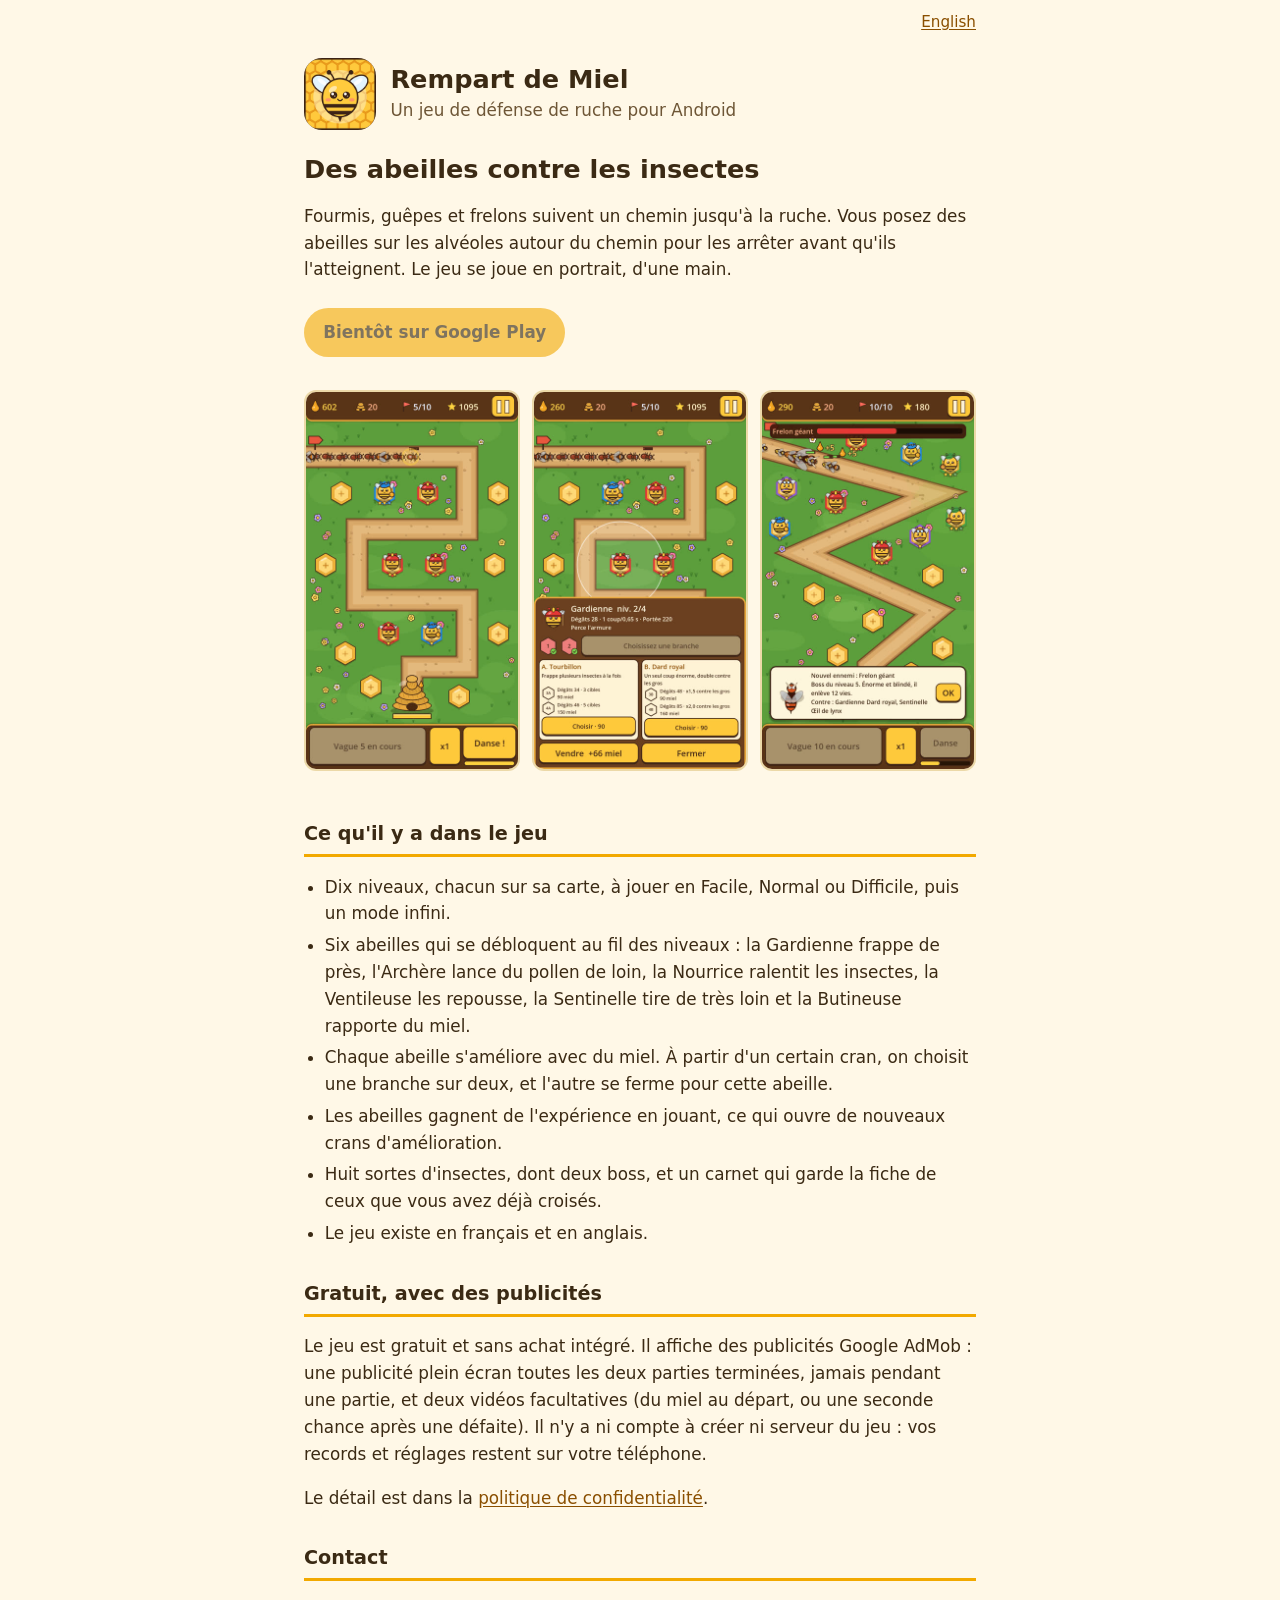
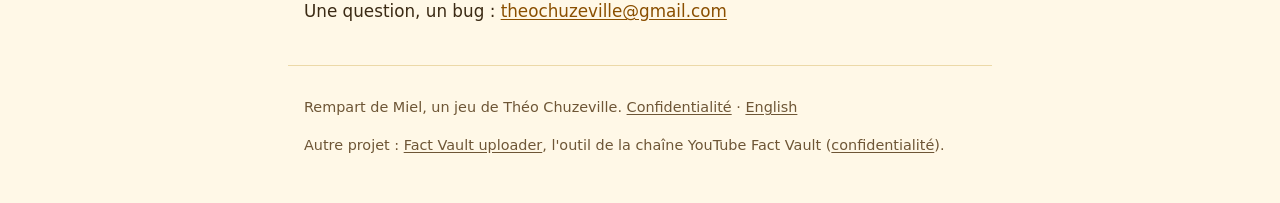
<file: index.html>
<!doctype html>
<html lang="fr">
<head>
<meta charset="utf-8">
<meta name="viewport" content="width=device-width, initial-scale=1">
<title>Rempart de Miel</title>
<meta name="description" content="Rempart de Miel, un jeu de défense de ruche pour Android : posez des abeilles sur les alvéoles pour arrêter les insectes.">
<link rel="stylesheet" href="style.css">
<link rel="icon" href="images/icone.png">
<link rel="alternate" hreflang="en" href="en/">
</head>
<body>
<nav class="langues"><a href="en/" hreflang="en" lang="en">English</a></nav>
<header>
  <img src="images/icone.png" alt="" width="72" height="72">
  <div>
    <p class="titre">Rempart de Miel</p>
    <p class="sous-titre">Un jeu de défense de ruche pour Android</p>
  </div>
</header>
<main>
  <h1>Des abeilles contre les insectes</h1>
  <p>Fourmis, guêpes et frelons suivent un chemin jusqu'à la ruche. Vous posez des abeilles sur les alvéoles autour du chemin pour les arrêter avant qu'ils l'atteignent. Le jeu se joue en portrait, d'une main.</p>

  <!-- LIEN PLAY STORE À COMPLÉTER : remplacer le paragraphe ci-dessous par
       <a class="bouton" href="https://play.google.com/store/apps/details?id=com.theochuzeville.rempartdemiel">Télécharger sur Google Play</a>
       une fois le jeu publié. -->
  <p><span class="bouton inactif">Bientôt sur Google Play</span></p>

  <div class="captures">
    <img src="images/06-partie.jpg" alt="Une partie : des fourmis avancent sur le chemin, des abeilles les attendent sur les alvéoles" width="432" height="768" loading="lazy">
    <img src="images/08-arbre-choix.jpg" alt="La fiche d'amélioration d'une abeille, avec ses deux branches au choix" width="432" height="768" loading="lazy">
    <img src="images/16-boss.jpg" alt="L'arrivée d'un boss, avec sa barre de vie en haut de l'écran" width="432" height="768" loading="lazy">
  </div>

  <h2>Ce qu'il y a dans le jeu</h2>
  <ul>
    <li>Dix niveaux, chacun sur sa carte, à jouer en Facile, Normal ou Difficile, puis un mode infini.</li>
    <li>Six abeilles qui se débloquent au fil des niveaux : la Gardienne frappe de près, l'Archère lance du pollen de loin, la Nourrice ralentit les insectes, la Ventileuse les repousse, la Sentinelle tire de très loin et la Butineuse rapporte du miel.</li>
    <li>Chaque abeille s'améliore avec du miel. À partir d'un certain cran, on choisit une branche sur deux, et l'autre se ferme pour cette abeille.</li>
    <li>Les abeilles gagnent de l'expérience en jouant, ce qui ouvre de nouveaux crans d'amélioration.</li>
    <li>Huit sortes d'insectes, dont deux boss, et un carnet qui garde la fiche de ceux que vous avez déjà croisés.</li>
    <li>Le jeu existe en français et en anglais.</li>
  </ul>

  <h2>Gratuit, avec des publicités</h2>
  <p>Le jeu est gratuit et sans achat intégré. Il affiche des publicités Google AdMob : une publicité plein écran toutes les deux parties terminées, jamais pendant une partie, et deux vidéos facultatives (du miel au départ, ou une seconde chance après une défaite). Il n'y a ni compte à créer ni serveur du jeu : vos records et réglages restent sur votre téléphone.</p>
  <p>Le détail est dans la <a href="confidentialite.html">politique de confidentialité</a>.</p>

  <h2>Contact</h2>
  <p>Une question, un bug : <a href="mailto:theochuzeville@gmail.com">theochuzeville@gmail.com</a></p>
</main>
<footer>
  <p>Rempart de Miel, un jeu de Théo Chuzeville. <a href="confidentialite.html">Confidentialité</a> · <a href="en/" hreflang="en" lang="en">English</a></p>
  <p>Autre projet : <a href="fact-vault/">Fact Vault uploader</a>, l'outil de la chaîne YouTube Fact Vault (<a href="fact-vault/privacy.html#fr">confidentialité</a>).</p>
</footer>
</body>
</html>
</file>
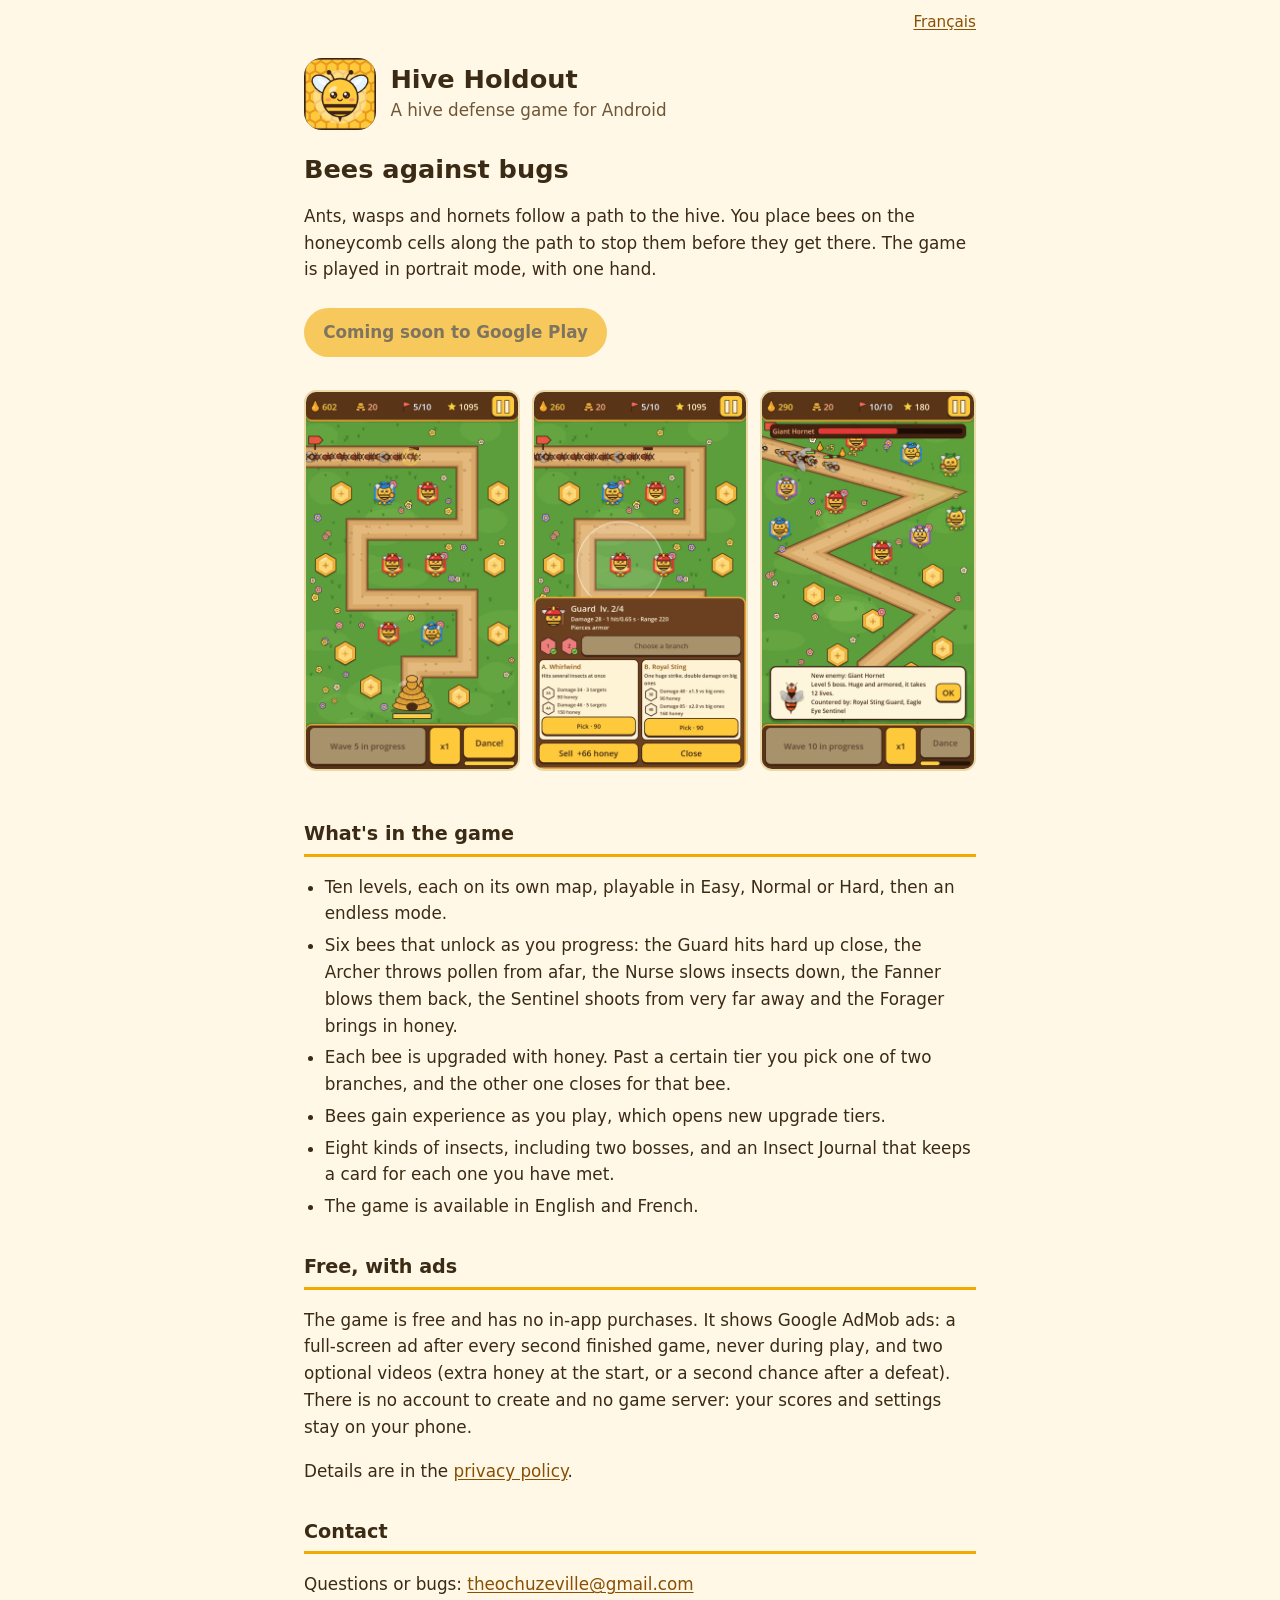
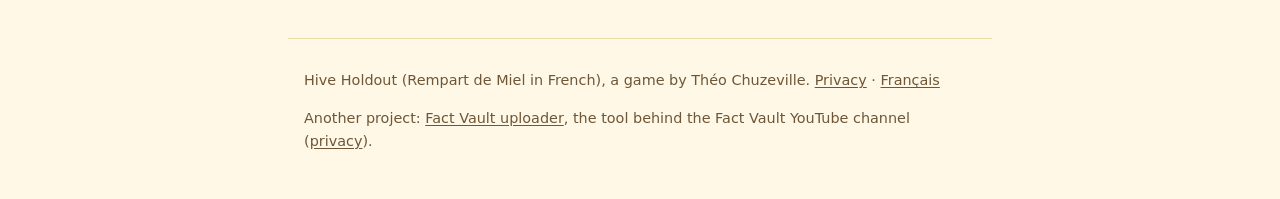
<file: en/index.html>
<!doctype html>
<html lang="en">
<head>
<meta charset="utf-8">
<meta name="viewport" content="width=device-width, initial-scale=1">
<title>Hive Holdout: Bee Defense</title>
<meta name="description" content="Hive Holdout: Bee Defense, a hive defense game for Android: place bees on the honeycomb cells to stop the insects.">
<link rel="stylesheet" href="../style.css">
<link rel="icon" href="../images/icone.png">
<link rel="alternate" hreflang="fr" href="../">
</head>
<body>
<nav class="langues"><a href="../" hreflang="fr" lang="fr">Français</a></nav>
<header>
  <img src="../images/icone.png" alt="" width="72" height="72">
  <div>
    <p class="titre">Hive Holdout</p>
    <p class="sous-titre">A hive defense game for Android</p>
  </div>
</header>
<main>
  <h1>Bees against bugs</h1>
  <p>Ants, wasps and hornets follow a path to the hive. You place bees on the honeycomb cells along the path to stop them before they get there. The game is played in portrait mode, with one hand.</p>

  <!-- PLAY STORE LINK TO ADD: replace the paragraph below with
       <a class="bouton" href="https://play.google.com/store/apps/details?id=com.theochuzeville.rempartdemiel&hl=en">Get it on Google Play</a>
       once the game is published. -->
  <p><span class="bouton inactif">Coming soon to Google Play</span></p>

  <div class="captures">
    <img src="../images/en-06-partie.jpg" alt="A game in progress: ants walk along the path while bees wait on the cells" width="432" height="768" loading="lazy">
    <img src="../images/en-08-arbre-choix.jpg" alt="A bee's upgrade sheet, with its two branches to choose from" width="432" height="768" loading="lazy">
    <img src="../images/en-16-boss.jpg" alt="A boss arrives, with its health bar at the top of the screen" width="432" height="768" loading="lazy">
  </div>

  <h2>What's in the game</h2>
  <ul>
    <li>Ten levels, each on its own map, playable in Easy, Normal or Hard, then an endless mode.</li>
    <li>Six bees that unlock as you progress: the Guard hits hard up close, the Archer throws pollen from afar, the Nurse slows insects down, the Fanner blows them back, the Sentinel shoots from very far away and the Forager brings in honey.</li>
    <li>Each bee is upgraded with honey. Past a certain tier you pick one of two branches, and the other one closes for that bee.</li>
    <li>Bees gain experience as you play, which opens new upgrade tiers.</li>
    <li>Eight kinds of insects, including two bosses, and an Insect Journal that keeps a card for each one you have met.</li>
    <li>The game is available in English and French.</li>
  </ul>

  <h2>Free, with ads</h2>
  <p>The game is free and has no in-app purchases. It shows Google AdMob ads: a full-screen ad after every second finished game, never during play, and two optional videos (extra honey at the start, or a second chance after a defeat). There is no account to create and no game server: your scores and settings stay on your phone.</p>
  <p>Details are in the <a href="privacy.html">privacy policy</a>.</p>

  <h2>Contact</h2>
  <p>Questions or bugs: <a href="mailto:theochuzeville@gmail.com">theochuzeville@gmail.com</a></p>
</main>
<footer>
  <p>Hive Holdout (Rempart de Miel in French), a game by Théo Chuzeville. <a href="privacy.html">Privacy</a> · <a href="../" hreflang="fr" lang="fr">Français</a></p>
  <p>Another project: <a href="../fact-vault/">Fact Vault uploader</a>, the tool behind the Fact Vault YouTube channel (<a href="../fact-vault/privacy.html">privacy</a>).</p>
</footer>
</body>
</html>
</file>
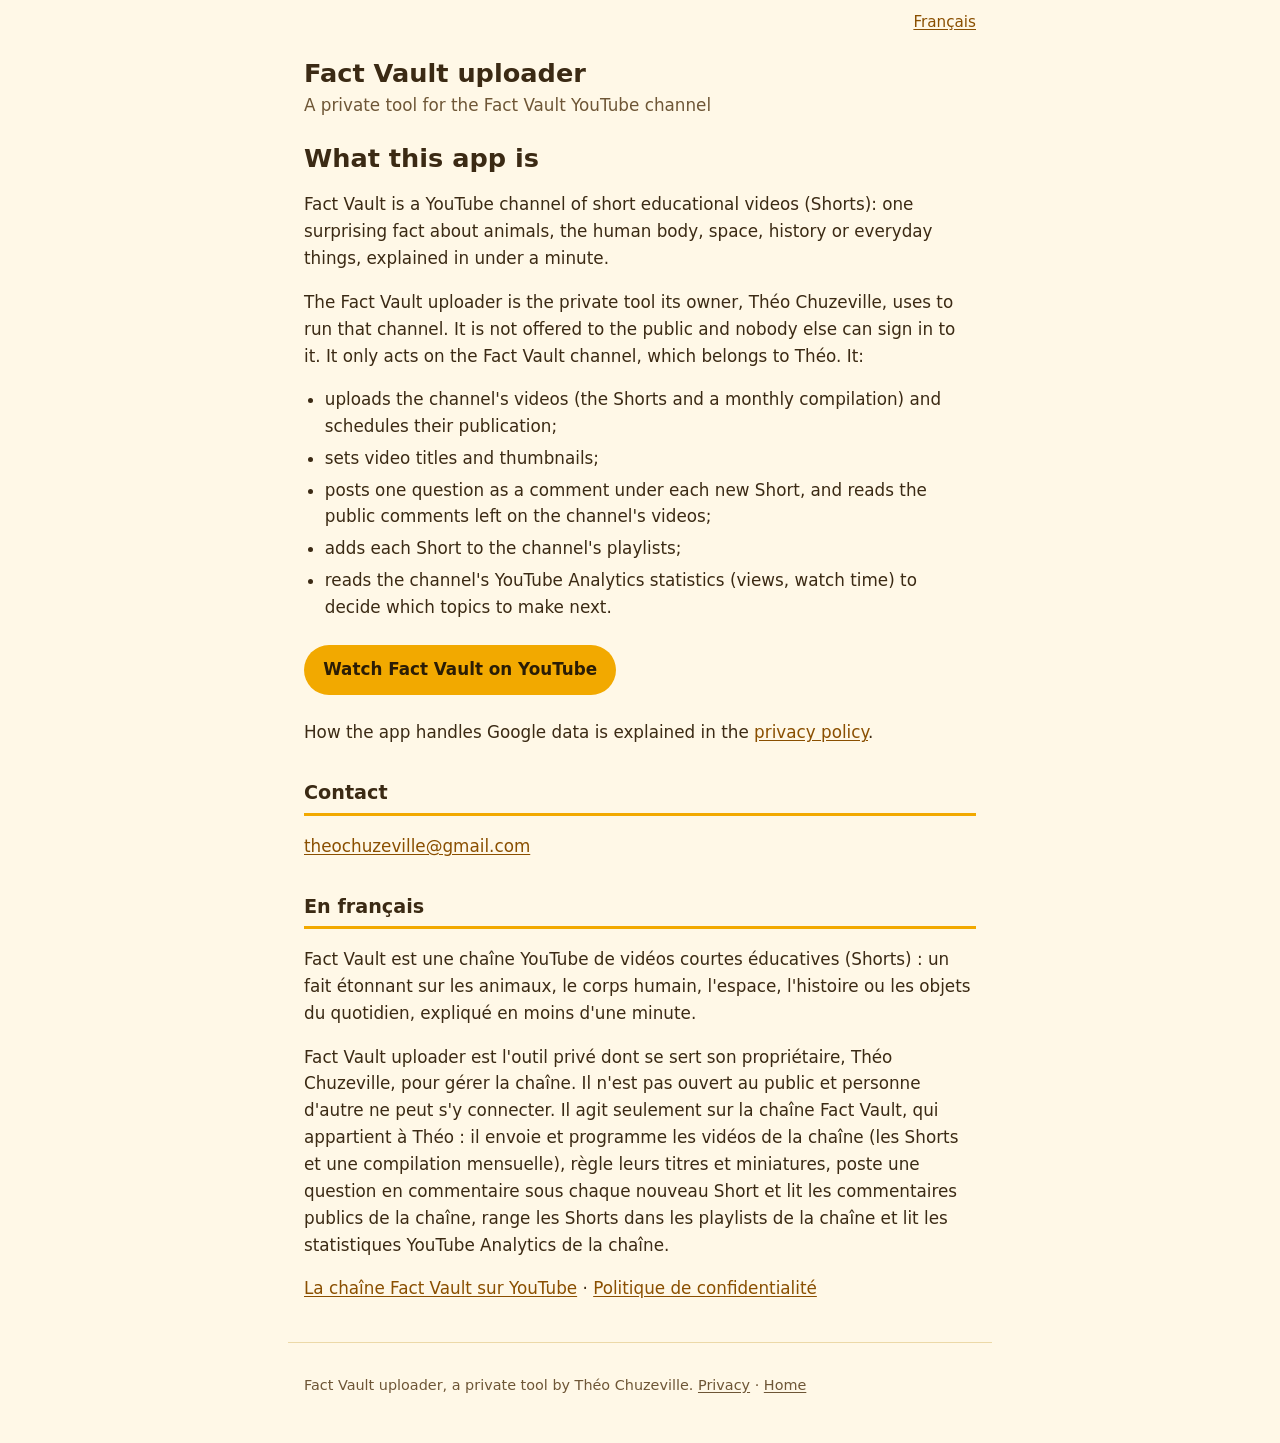
<file: fact-vault/index.html>
<!doctype html>
<html lang="en">
<head>
<meta charset="utf-8">
<meta name="viewport" content="width=device-width, initial-scale=1">
<title>Fact Vault uploader</title>
<meta name="description" content="Fact Vault uploader: a private tool that publishes the educational Shorts of the Fact Vault YouTube channel.">
<link rel="stylesheet" href="../style.css">
</head>
<body>
<nav class="langues"><a href="#fr" hreflang="fr" lang="fr">Français</a></nav>
<header>
  <div>
    <p class="titre">Fact Vault uploader</p>
    <p class="sous-titre">A private tool for the Fact Vault YouTube channel</p>
  </div>
</header>
<main>
  <h1>What this app is</h1>
  <p>Fact Vault is a YouTube channel of short educational videos (Shorts): one surprising fact about animals, the human body, space, history or everyday things, explained in under a minute.</p>
  <p>The Fact Vault uploader is the private tool its owner, Théo Chuzeville, uses to run that channel. It is not offered to the public and nobody else can sign in to it. It only acts on the Fact Vault channel, which belongs to Théo. It:</p>
  <ul>
    <li>uploads the channel's videos (the Shorts and a monthly compilation) and schedules their publication;</li>
    <li>sets video titles and thumbnails;</li>
    <li>posts one question as a comment under each new Short, and reads the public comments left on the channel's videos;</li>
    <li>adds each Short to the channel's playlists;</li>
    <li>reads the channel's YouTube Analytics statistics (views, watch time) to decide which topics to make next.</li>
  </ul>
  <p><a class="bouton" href="https://www.youtube.com/channel/UCi5C6-MaWRMk45NpX-LUiBg">Watch Fact Vault on YouTube</a></p>
  <p>How the app handles Google data is explained in the <a href="privacy.html">privacy policy</a>.</p>

  <h2>Contact</h2>
  <p><a href="mailto:theochuzeville@gmail.com">theochuzeville@gmail.com</a></p>

  <h2 id="fr" lang="fr">En français</h2>
  <div lang="fr">
    <p>Fact Vault est une chaîne YouTube de vidéos courtes éducatives (Shorts) : un fait étonnant sur les animaux, le corps humain, l'espace, l'histoire ou les objets du quotidien, expliqué en moins d'une minute.</p>
    <p>Fact Vault uploader est l'outil privé dont se sert son propriétaire, Théo Chuzeville, pour gérer la chaîne. Il n'est pas ouvert au public et personne d'autre ne peut s'y connecter. Il agit seulement sur la chaîne Fact Vault, qui appartient à Théo : il envoie et programme les vidéos de la chaîne (les Shorts et une compilation mensuelle), règle leurs titres et miniatures, poste une question en commentaire sous chaque nouveau Short et lit les commentaires publics de la chaîne, range les Shorts dans les playlists de la chaîne et lit les statistiques YouTube Analytics de la chaîne.</p>
    <p><a href="https://www.youtube.com/channel/UCi5C6-MaWRMk45NpX-LUiBg">La chaîne Fact Vault sur YouTube</a> · <a href="privacy.html#fr">Politique de confidentialité</a></p>
  </div>
</main>
<footer>
  <p>Fact Vault uploader, a private tool by Théo Chuzeville. <a href="privacy.html">Privacy</a> · <a href="../">Home</a></p>
</footer>
</body>
</html>
</file>
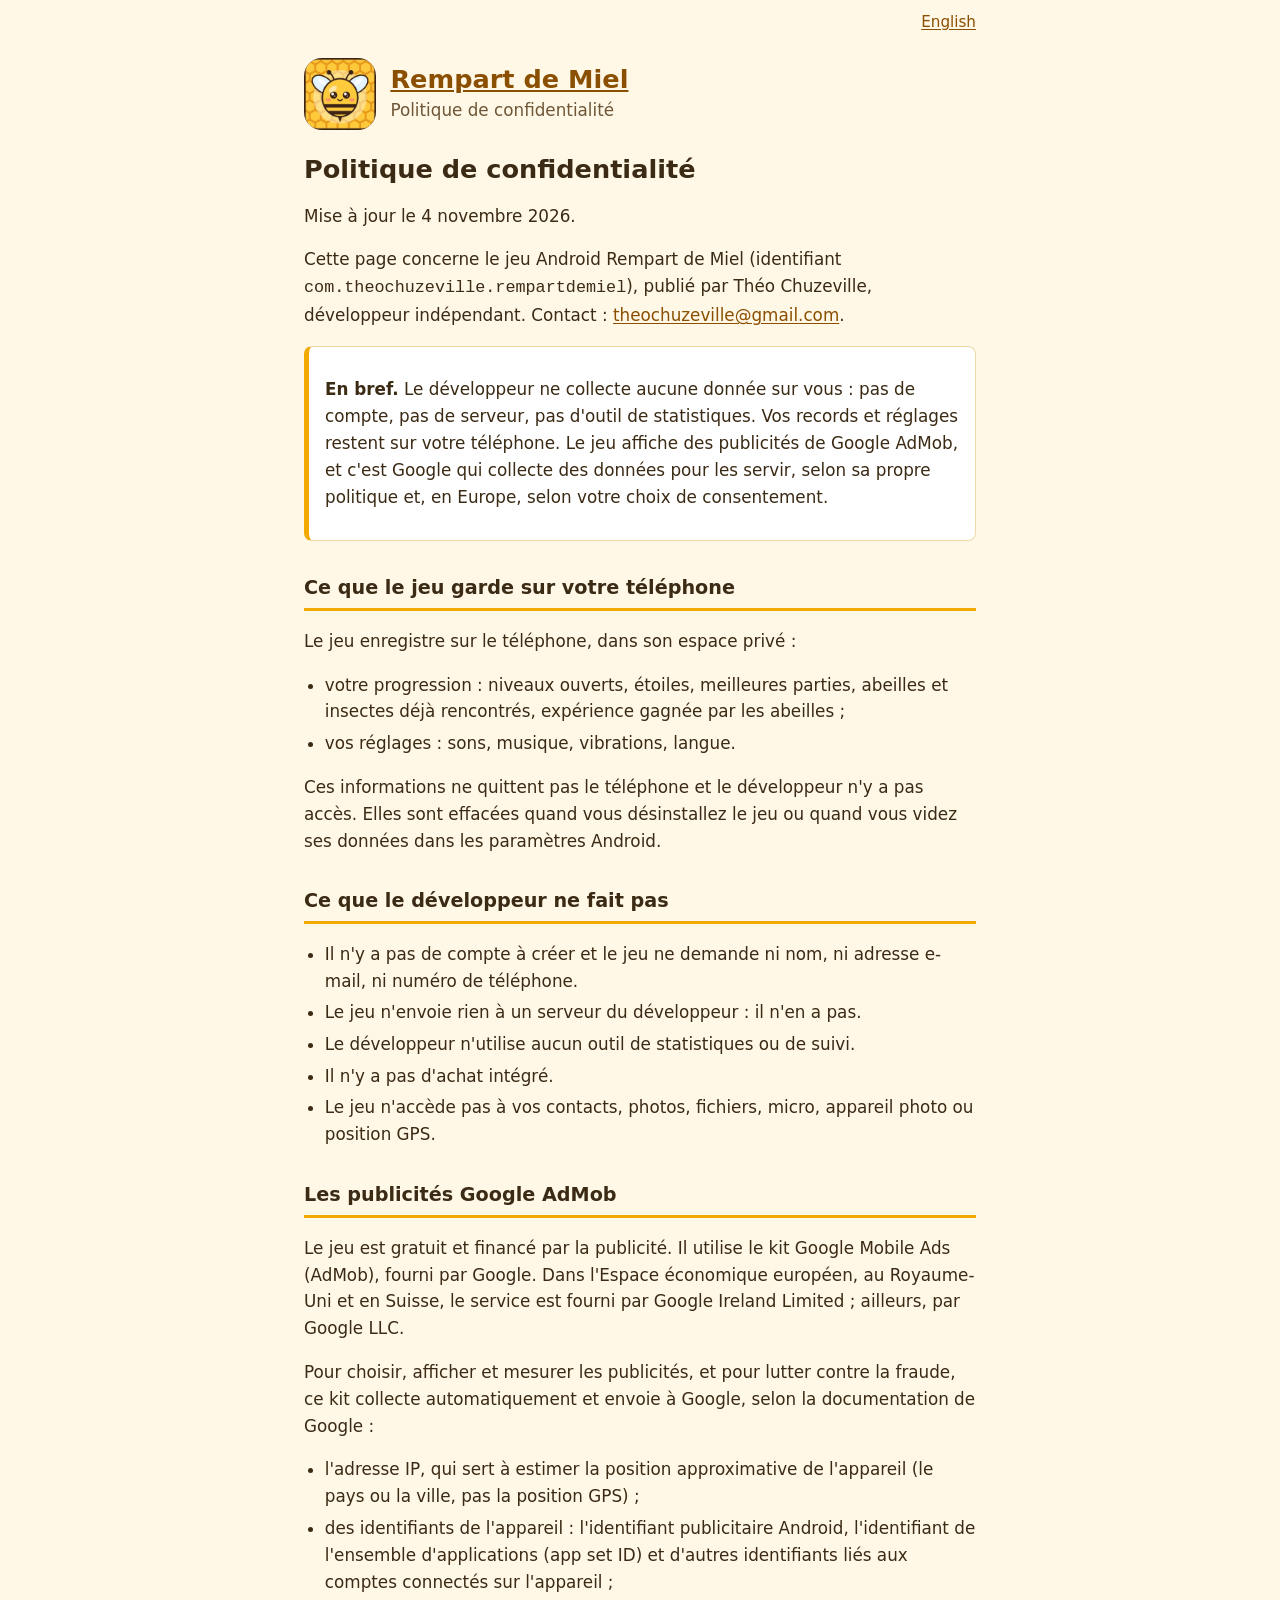
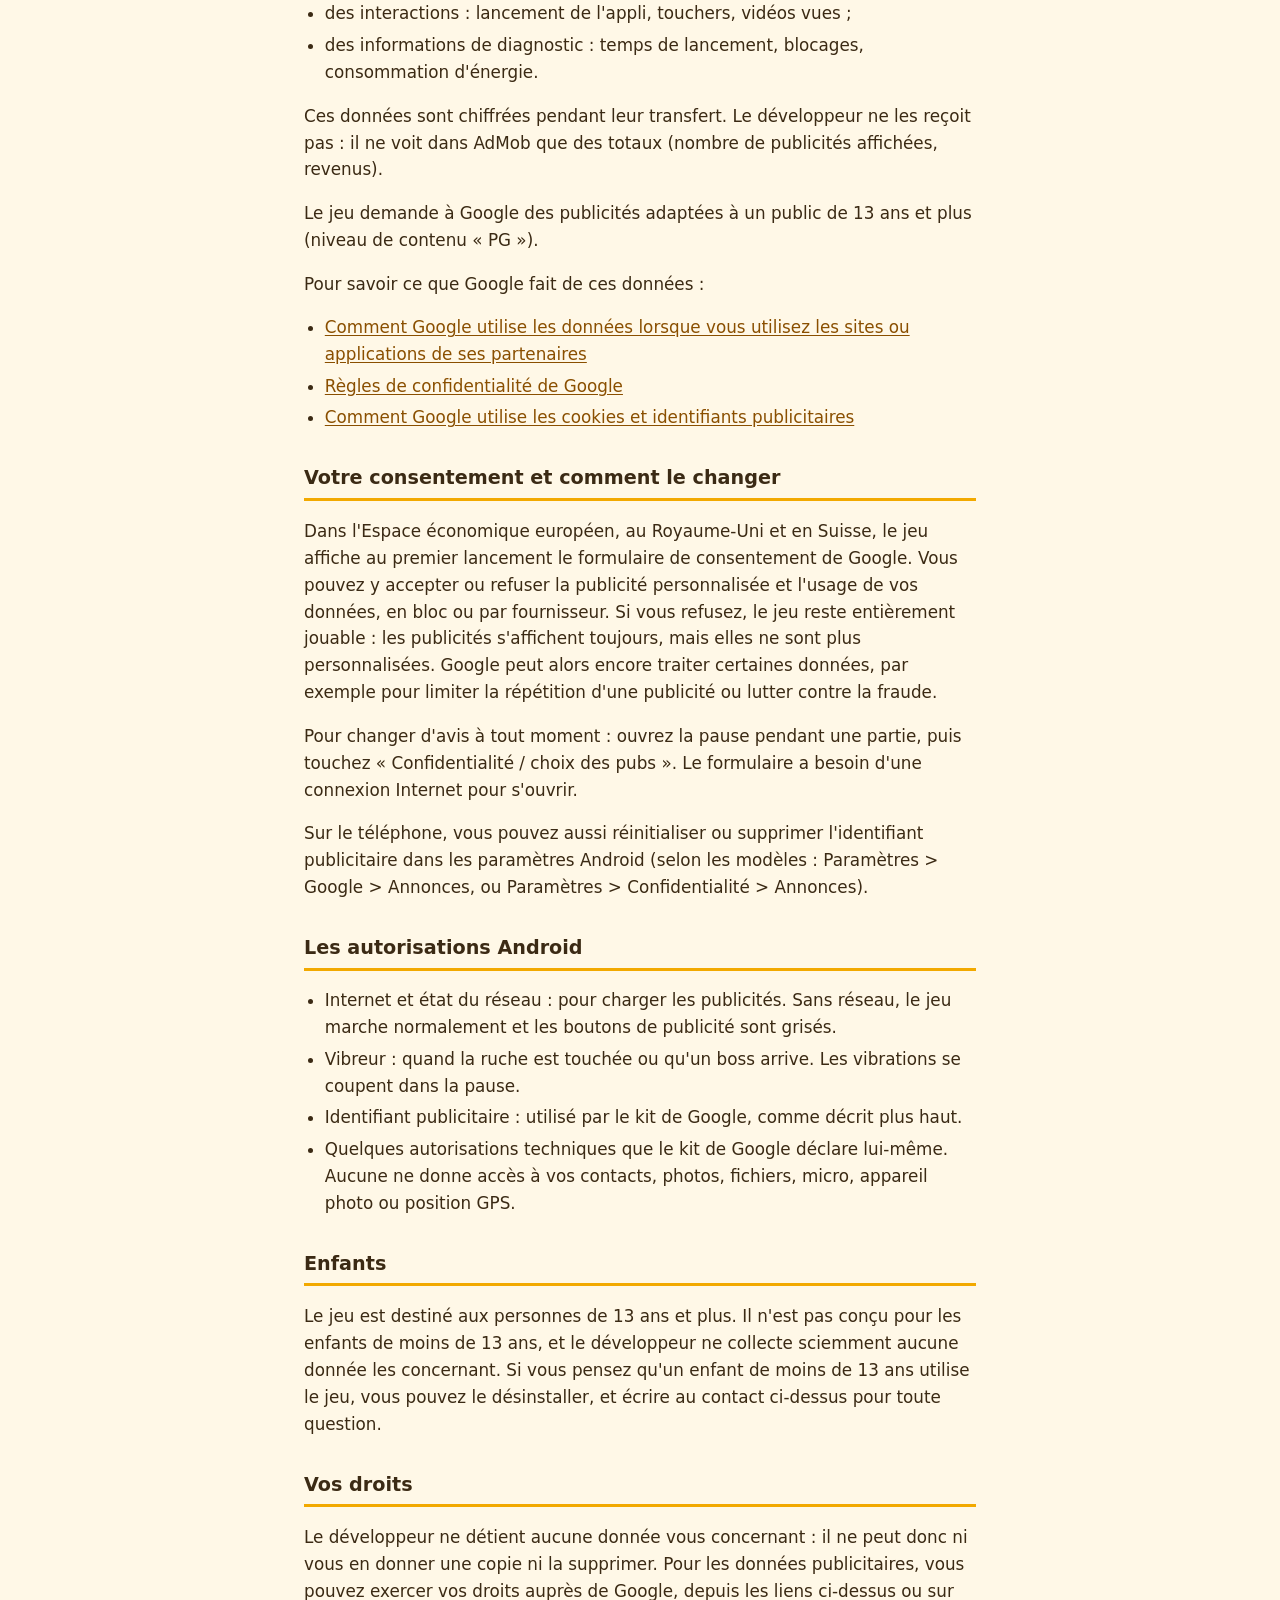
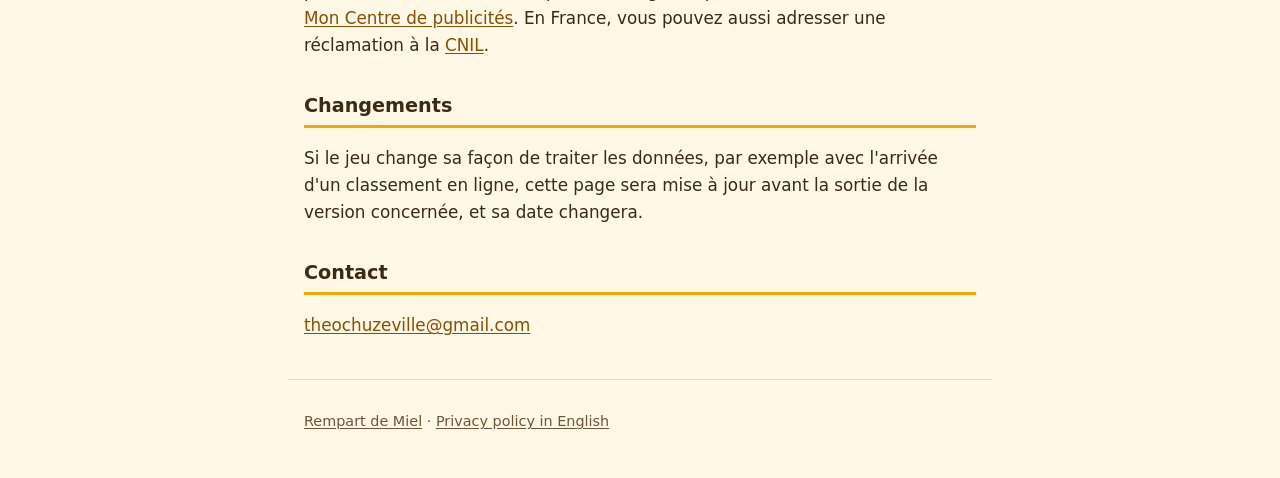
<file: confidentialite.html>
<!doctype html>
<html lang="fr">
<head>
<meta charset="utf-8">
<meta name="viewport" content="width=device-width, initial-scale=1">
<title>Confidentialité · Rempart de Miel</title>
<meta name="description" content="Politique de confidentialité du jeu Android Rempart de Miel.">
<link rel="stylesheet" href="style.css">
<link rel="icon" href="images/icone.png">
<link rel="alternate" hreflang="en" href="en/privacy.html">
</head>
<body>
<nav class="langues"><a href="en/privacy.html" hreflang="en" lang="en">English</a></nav>
<header>
  <img src="images/icone.png" alt="" width="72" height="72">
  <div>
    <p class="titre"><a href="./">Rempart de Miel</a></p>
    <p class="sous-titre">Politique de confidentialité</p>
  </div>
</header>
<main>
  <h1>Politique de confidentialité</h1>
  <p>Mise à jour le 4 novembre 2026.</p>
  <p>Cette page concerne le jeu Android Rempart de Miel (identifiant <code>com.theochuzeville.rempartdemiel</code>), publié par Théo Chuzeville, développeur indépendant. Contact : <a href="mailto:theochuzeville@gmail.com">theochuzeville@gmail.com</a>.</p>

  <div class="encadre">
    <p><strong>En bref.</strong> Le développeur ne collecte aucune donnée sur vous : pas de compte, pas de serveur, pas d'outil de statistiques. Vos records et réglages restent sur votre téléphone. Le jeu affiche des publicités de Google AdMob, et c'est Google qui collecte des données pour les servir, selon sa propre politique et, en Europe, selon votre choix de consentement.</p>
  </div>

  <h2>Ce que le jeu garde sur votre téléphone</h2>
  <p>Le jeu enregistre sur le téléphone, dans son espace privé :</p>
  <ul>
    <li>votre progression : niveaux ouverts, étoiles, meilleures parties, abeilles et insectes déjà rencontrés, expérience gagnée par les abeilles ;</li>
    <li>vos réglages : sons, musique, vibrations, langue.</li>
  </ul>
  <p>Ces informations ne quittent pas le téléphone et le développeur n'y a pas accès. Elles sont effacées quand vous désinstallez le jeu ou quand vous videz ses données dans les paramètres Android.</p>

  <h2>Ce que le développeur ne fait pas</h2>
  <ul>
    <li>Il n'y a pas de compte à créer et le jeu ne demande ni nom, ni adresse e-mail, ni numéro de téléphone.</li>
    <li>Le jeu n'envoie rien à un serveur du développeur : il n'en a pas.</li>
    <li>Le développeur n'utilise aucun outil de statistiques ou de suivi.</li>
    <li>Il n'y a pas d'achat intégré.</li>
    <li>Le jeu n'accède pas à vos contacts, photos, fichiers, micro, appareil photo ou position GPS.</li>
  </ul>

  <h2>Les publicités Google AdMob</h2>
  <p>Le jeu est gratuit et financé par la publicité. Il utilise le kit Google Mobile Ads (AdMob), fourni par Google. Dans l'Espace économique européen, au Royaume-Uni et en Suisse, le service est fourni par Google Ireland Limited ; ailleurs, par Google LLC.</p>
  <p>Pour choisir, afficher et mesurer les publicités, et pour lutter contre la fraude, ce kit collecte automatiquement et envoie à Google, selon la documentation de Google :</p>
  <ul>
    <li>l'adresse IP, qui sert à estimer la position approximative de l'appareil (le pays ou la ville, pas la position GPS) ;</li>
    <li>des identifiants de l'appareil : l'identifiant publicitaire Android, l'identifiant de l'ensemble d'applications (app set ID) et d'autres identifiants liés aux comptes connectés sur l'appareil ;</li>
    <li>des interactions : lancement de l'appli, touchers, vidéos vues ;</li>
    <li>des informations de diagnostic : temps de lancement, blocages, consommation d'énergie.</li>
  </ul>
  <p>Ces données sont chiffrées pendant leur transfert. Le développeur ne les reçoit pas : il ne voit dans AdMob que des totaux (nombre de publicités affichées, revenus).</p>
  <p>Le jeu demande à Google des publicités adaptées à un public de 13 ans et plus (niveau de contenu « PG »).</p>
  <p>Pour savoir ce que Google fait de ces données :</p>
  <ul>
    <li><a href="https://policies.google.com/technologies/partner-sites?hl=fr">Comment Google utilise les données lorsque vous utilisez les sites ou applications de ses partenaires</a></li>
    <li><a href="https://policies.google.com/privacy?hl=fr">Règles de confidentialité de Google</a></li>
    <li><a href="https://policies.google.com/technologies/ads?hl=fr">Comment Google utilise les cookies et identifiants publicitaires</a></li>
  </ul>

  <h2>Votre consentement et comment le changer</h2>
  <p>Dans l'Espace économique européen, au Royaume-Uni et en Suisse, le jeu affiche au premier lancement le formulaire de consentement de Google. Vous pouvez y accepter ou refuser la publicité personnalisée et l'usage de vos données, en bloc ou par fournisseur. Si vous refusez, le jeu reste entièrement jouable : les publicités s'affichent toujours, mais elles ne sont plus personnalisées. Google peut alors encore traiter certaines données, par exemple pour limiter la répétition d'une publicité ou lutter contre la fraude.</p>
  <p>Pour changer d'avis à tout moment : ouvrez la pause pendant une partie, puis touchez « Confidentialité / choix des pubs ». Le formulaire a besoin d'une connexion Internet pour s'ouvrir.</p>
  <p>Sur le téléphone, vous pouvez aussi réinitialiser ou supprimer l'identifiant publicitaire dans les paramètres Android (selon les modèles : Paramètres &gt; Google &gt; Annonces, ou Paramètres &gt; Confidentialité &gt; Annonces).</p>

  <h2>Les autorisations Android</h2>
  <ul>
    <li>Internet et état du réseau : pour charger les publicités. Sans réseau, le jeu marche normalement et les boutons de publicité sont grisés.</li>
    <li>Vibreur : quand la ruche est touchée ou qu'un boss arrive. Les vibrations se coupent dans la pause.</li>
    <li>Identifiant publicitaire : utilisé par le kit de Google, comme décrit plus haut.</li>
    <li>Quelques autorisations techniques que le kit de Google déclare lui-même. Aucune ne donne accès à vos contacts, photos, fichiers, micro, appareil photo ou position GPS.</li>
  </ul>

  <h2>Enfants</h2>
  <p>Le jeu est destiné aux personnes de 13 ans et plus. Il n'est pas conçu pour les enfants de moins de 13 ans, et le développeur ne collecte sciemment aucune donnée les concernant. Si vous pensez qu'un enfant de moins de 13 ans utilise le jeu, vous pouvez le désinstaller, et écrire au contact ci-dessus pour toute question.</p>

  <h2>Vos droits</h2>
  <p>Le développeur ne détient aucune donnée vous concernant : il ne peut donc ni vous en donner une copie ni la supprimer. Pour les données publicitaires, vous pouvez exercer vos droits auprès de Google, depuis les liens ci-dessus ou sur <a href="https://myadcenter.google.com/?hl=fr">Mon Centre de publicités</a>. En France, vous pouvez aussi adresser une réclamation à la <a href="https://www.cnil.fr/fr/plaintes">CNIL</a>.</p>

  <h2>Changements</h2>
  <p>Si le jeu change sa façon de traiter les données, par exemple avec l'arrivée d'un classement en ligne, cette page sera mise à jour avant la sortie de la version concernée, et sa date changera.</p>

  <h2>Contact</h2>
  <p><a href="mailto:theochuzeville@gmail.com">theochuzeville@gmail.com</a></p>
</main>
<footer>
  <p><a href="./">Rempart de Miel</a> · <a href="en/privacy.html" hreflang="en" lang="en">Privacy policy in English</a></p>
</footer>
</body>
</html>
</file>
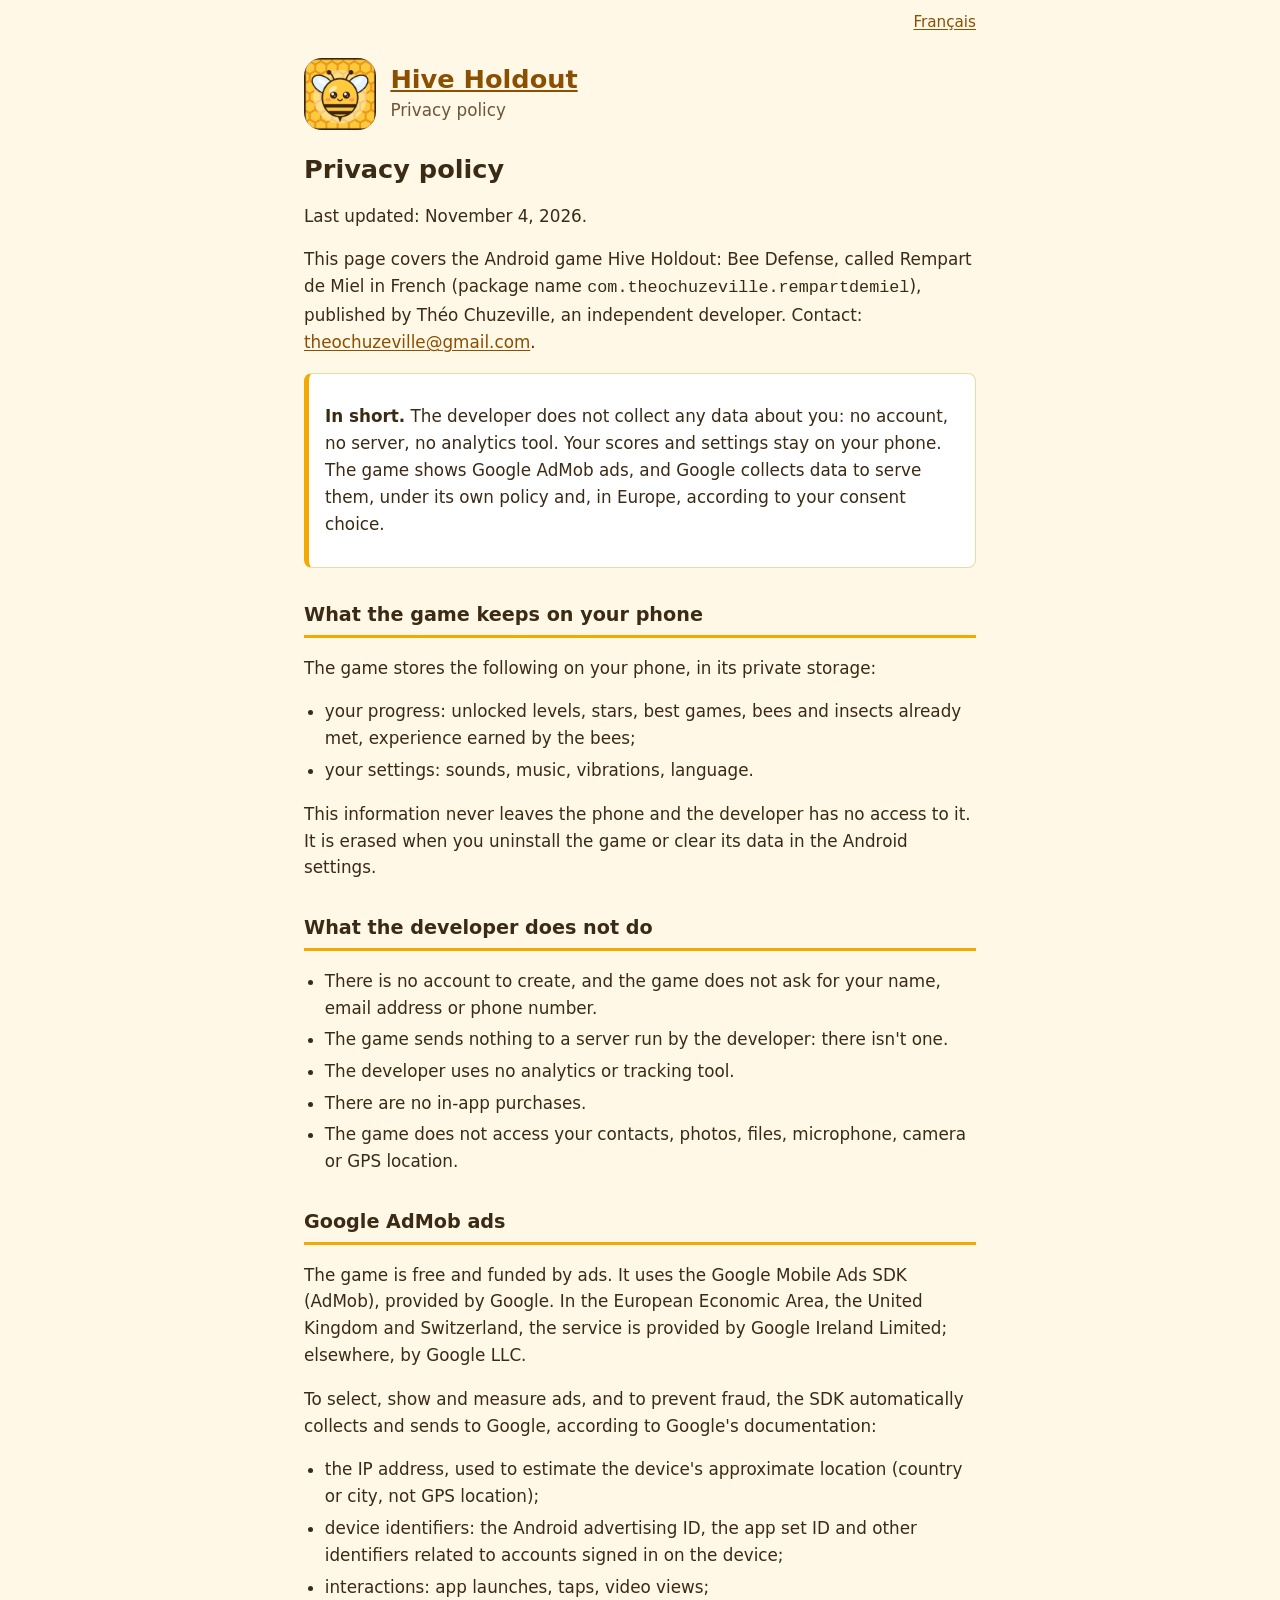
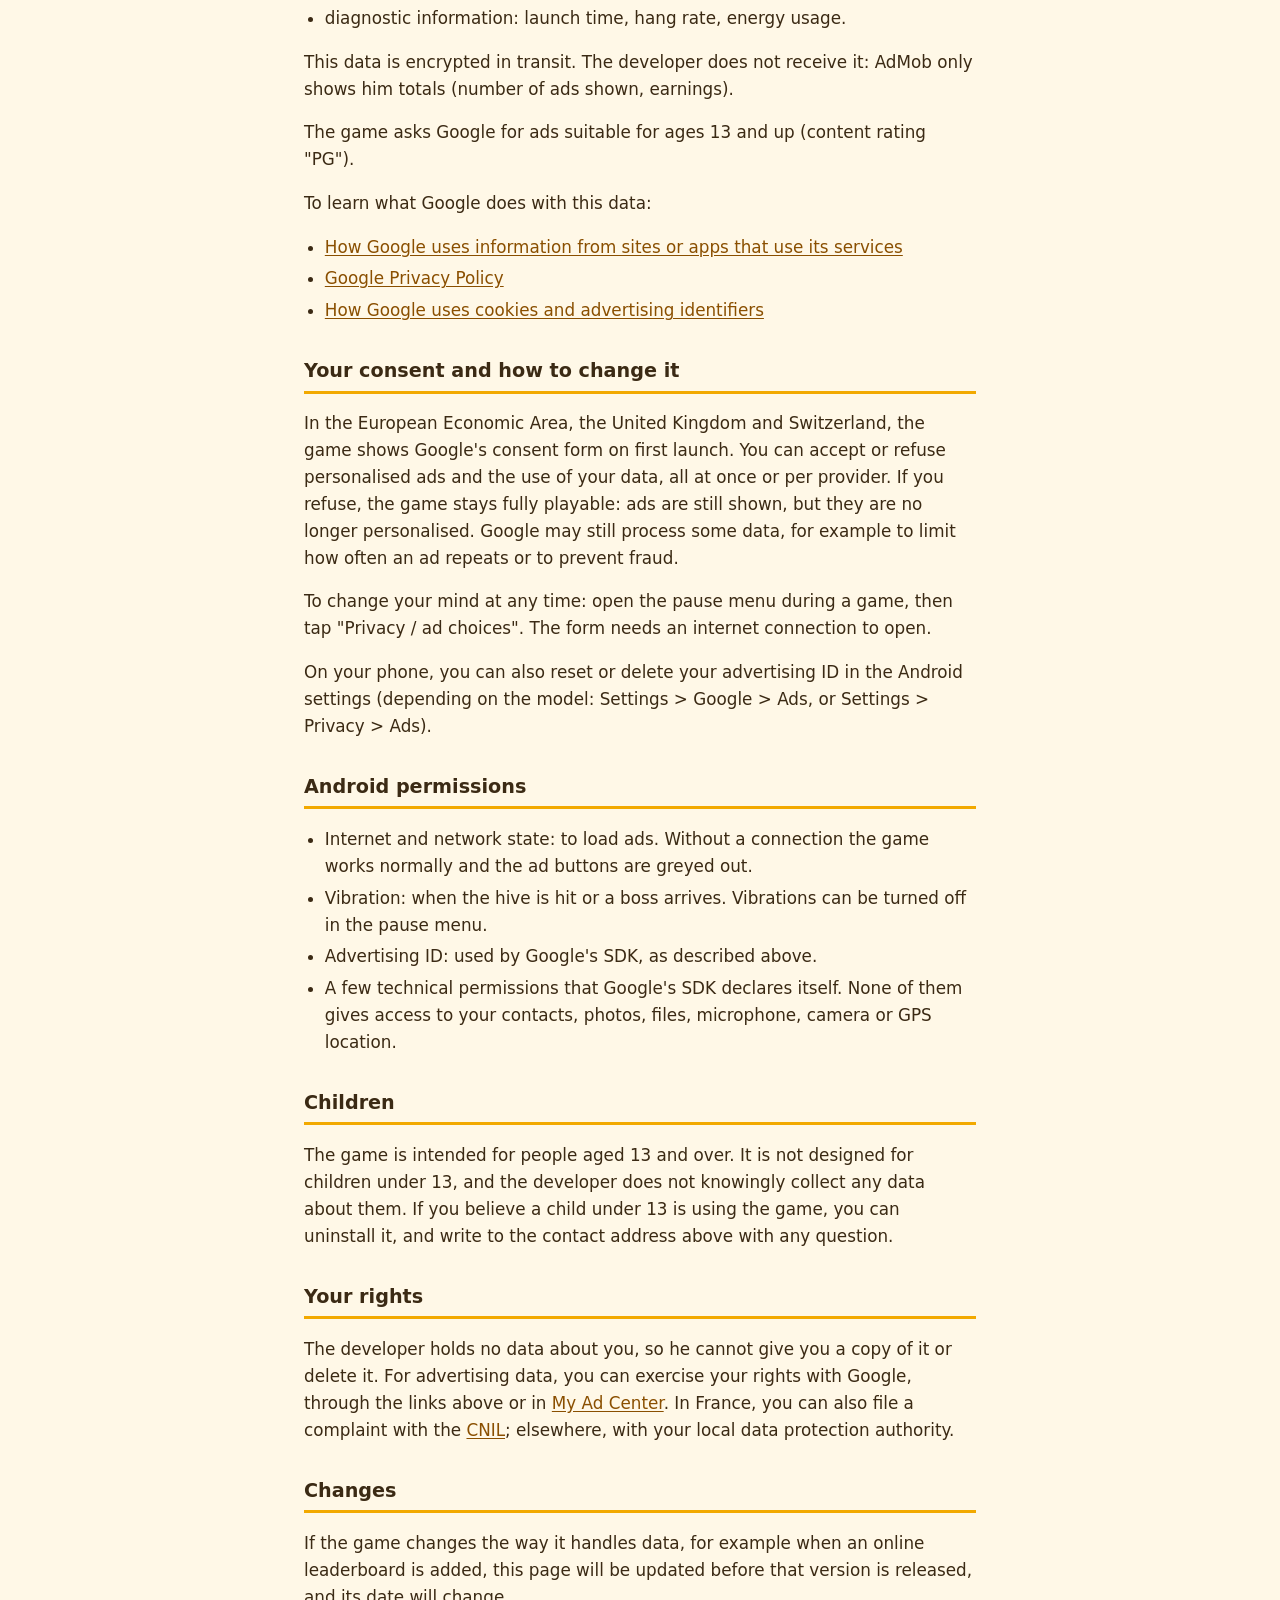
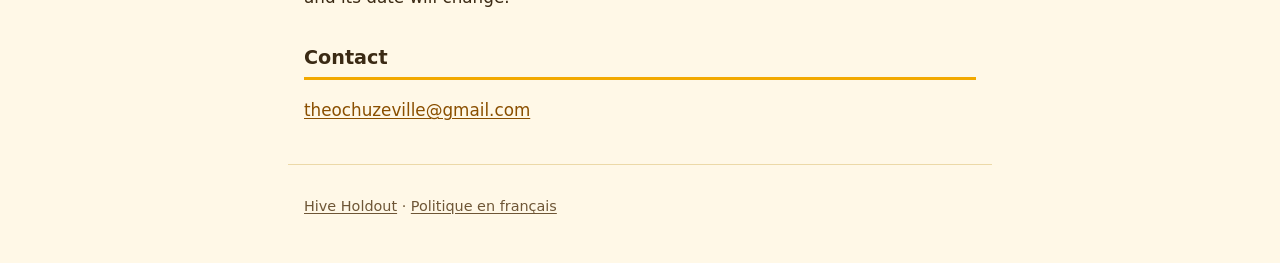
<file: en/privacy.html>
<!doctype html>
<html lang="en">
<head>
<meta charset="utf-8">
<meta name="viewport" content="width=device-width, initial-scale=1">
<title>Privacy · Hive Holdout</title>
<meta name="description" content="Privacy policy of the Android game Hive Holdout: Bee Defense (Rempart de Miel in French).">
<link rel="stylesheet" href="../style.css">
<link rel="icon" href="../images/icone.png">
<link rel="alternate" hreflang="fr" href="../confidentialite.html">
</head>
<body>
<nav class="langues"><a href="../confidentialite.html" hreflang="fr" lang="fr">Français</a></nav>
<header>
  <img src="../images/icone.png" alt="" width="72" height="72">
  <div>
    <p class="titre"><a href="./">Hive Holdout</a></p>
    <p class="sous-titre">Privacy policy</p>
  </div>
</header>
<main>
  <h1>Privacy policy</h1>
  <p>Last updated: November 4, 2026.</p>
  <p>This page covers the Android game Hive Holdout: Bee Defense, called Rempart de Miel in French (package name <code>com.theochuzeville.rempartdemiel</code>), published by Théo Chuzeville, an independent developer. Contact: <a href="mailto:theochuzeville@gmail.com">theochuzeville@gmail.com</a>.</p>

  <div class="encadre">
    <p><strong>In short.</strong> The developer does not collect any data about you: no account, no server, no analytics tool. Your scores and settings stay on your phone. The game shows Google AdMob ads, and Google collects data to serve them, under its own policy and, in Europe, according to your consent choice.</p>
  </div>

  <h2>What the game keeps on your phone</h2>
  <p>The game stores the following on your phone, in its private storage:</p>
  <ul>
    <li>your progress: unlocked levels, stars, best games, bees and insects already met, experience earned by the bees;</li>
    <li>your settings: sounds, music, vibrations, language.</li>
  </ul>
  <p>This information never leaves the phone and the developer has no access to it. It is erased when you uninstall the game or clear its data in the Android settings.</p>

  <h2>What the developer does not do</h2>
  <ul>
    <li>There is no account to create, and the game does not ask for your name, email address or phone number.</li>
    <li>The game sends nothing to a server run by the developer: there isn't one.</li>
    <li>The developer uses no analytics or tracking tool.</li>
    <li>There are no in-app purchases.</li>
    <li>The game does not access your contacts, photos, files, microphone, camera or GPS location.</li>
  </ul>

  <h2>Google AdMob ads</h2>
  <p>The game is free and funded by ads. It uses the Google Mobile Ads SDK (AdMob), provided by Google. In the European Economic Area, the United Kingdom and Switzerland, the service is provided by Google Ireland Limited; elsewhere, by Google LLC.</p>
  <p>To select, show and measure ads, and to prevent fraud, the SDK automatically collects and sends to Google, according to Google's documentation:</p>
  <ul>
    <li>the IP address, used to estimate the device's approximate location (country or city, not GPS location);</li>
    <li>device identifiers: the Android advertising ID, the app set ID and other identifiers related to accounts signed in on the device;</li>
    <li>interactions: app launches, taps, video views;</li>
    <li>diagnostic information: launch time, hang rate, energy usage.</li>
  </ul>
  <p>This data is encrypted in transit. The developer does not receive it: AdMob only shows him totals (number of ads shown, earnings).</p>
  <p>The game asks Google for ads suitable for ages 13 and up (content rating "PG").</p>
  <p>To learn what Google does with this data:</p>
  <ul>
    <li><a href="https://policies.google.com/technologies/partner-sites?hl=en">How Google uses information from sites or apps that use its services</a></li>
    <li><a href="https://policies.google.com/privacy?hl=en">Google Privacy Policy</a></li>
    <li><a href="https://policies.google.com/technologies/ads?hl=en">How Google uses cookies and advertising identifiers</a></li>
  </ul>

  <h2>Your consent and how to change it</h2>
  <p>In the European Economic Area, the United Kingdom and Switzerland, the game shows Google's consent form on first launch. You can accept or refuse personalised ads and the use of your data, all at once or per provider. If you refuse, the game stays fully playable: ads are still shown, but they are no longer personalised. Google may still process some data, for example to limit how often an ad repeats or to prevent fraud.</p>
  <p>To change your mind at any time: open the pause menu during a game, then tap "Privacy / ad choices". The form needs an internet connection to open.</p>
  <p>On your phone, you can also reset or delete your advertising ID in the Android settings (depending on the model: Settings &gt; Google &gt; Ads, or Settings &gt; Privacy &gt; Ads).</p>

  <h2>Android permissions</h2>
  <ul>
    <li>Internet and network state: to load ads. Without a connection the game works normally and the ad buttons are greyed out.</li>
    <li>Vibration: when the hive is hit or a boss arrives. Vibrations can be turned off in the pause menu.</li>
    <li>Advertising ID: used by Google's SDK, as described above.</li>
    <li>A few technical permissions that Google's SDK declares itself. None of them gives access to your contacts, photos, files, microphone, camera or GPS location.</li>
  </ul>

  <h2>Children</h2>
  <p>The game is intended for people aged 13 and over. It is not designed for children under 13, and the developer does not knowingly collect any data about them. If you believe a child under 13 is using the game, you can uninstall it, and write to the contact address above with any question.</p>

  <h2>Your rights</h2>
  <p>The developer holds no data about you, so he cannot give you a copy of it or delete it. For advertising data, you can exercise your rights with Google, through the links above or in <a href="https://myadcenter.google.com/?hl=en">My Ad Center</a>. In France, you can also file a complaint with the <a href="https://www.cnil.fr/en/home">CNIL</a>; elsewhere, with your local data protection authority.</p>

  <h2>Changes</h2>
  <p>If the game changes the way it handles data, for example when an online leaderboard is added, this page will be updated before that version is released, and its date will change.</p>

  <h2>Contact</h2>
  <p><a href="mailto:theochuzeville@gmail.com">theochuzeville@gmail.com</a></p>
</main>
<footer>
  <p><a href="./">Hive Holdout</a> · <a href="../confidentialite.html" hreflang="fr" lang="fr">Politique en français</a></p>
</footer>
</body>
</html>
</file>
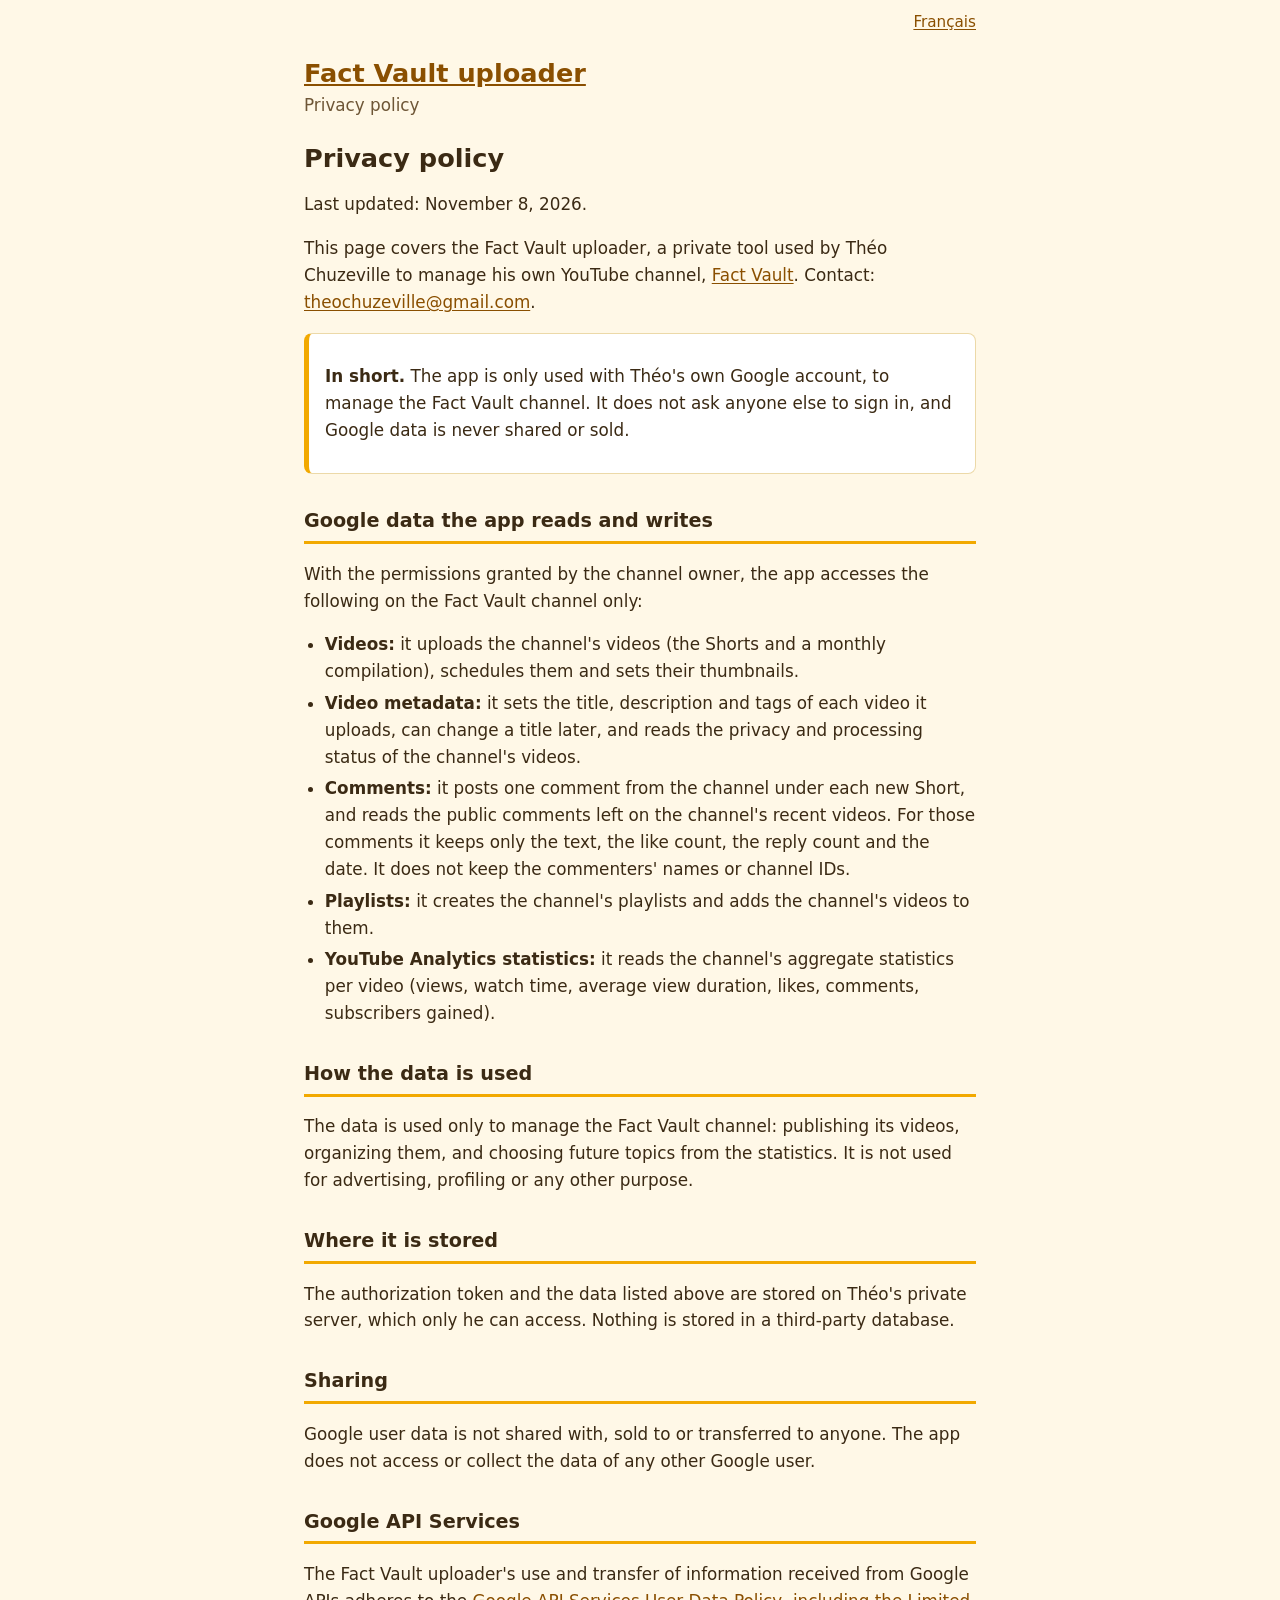
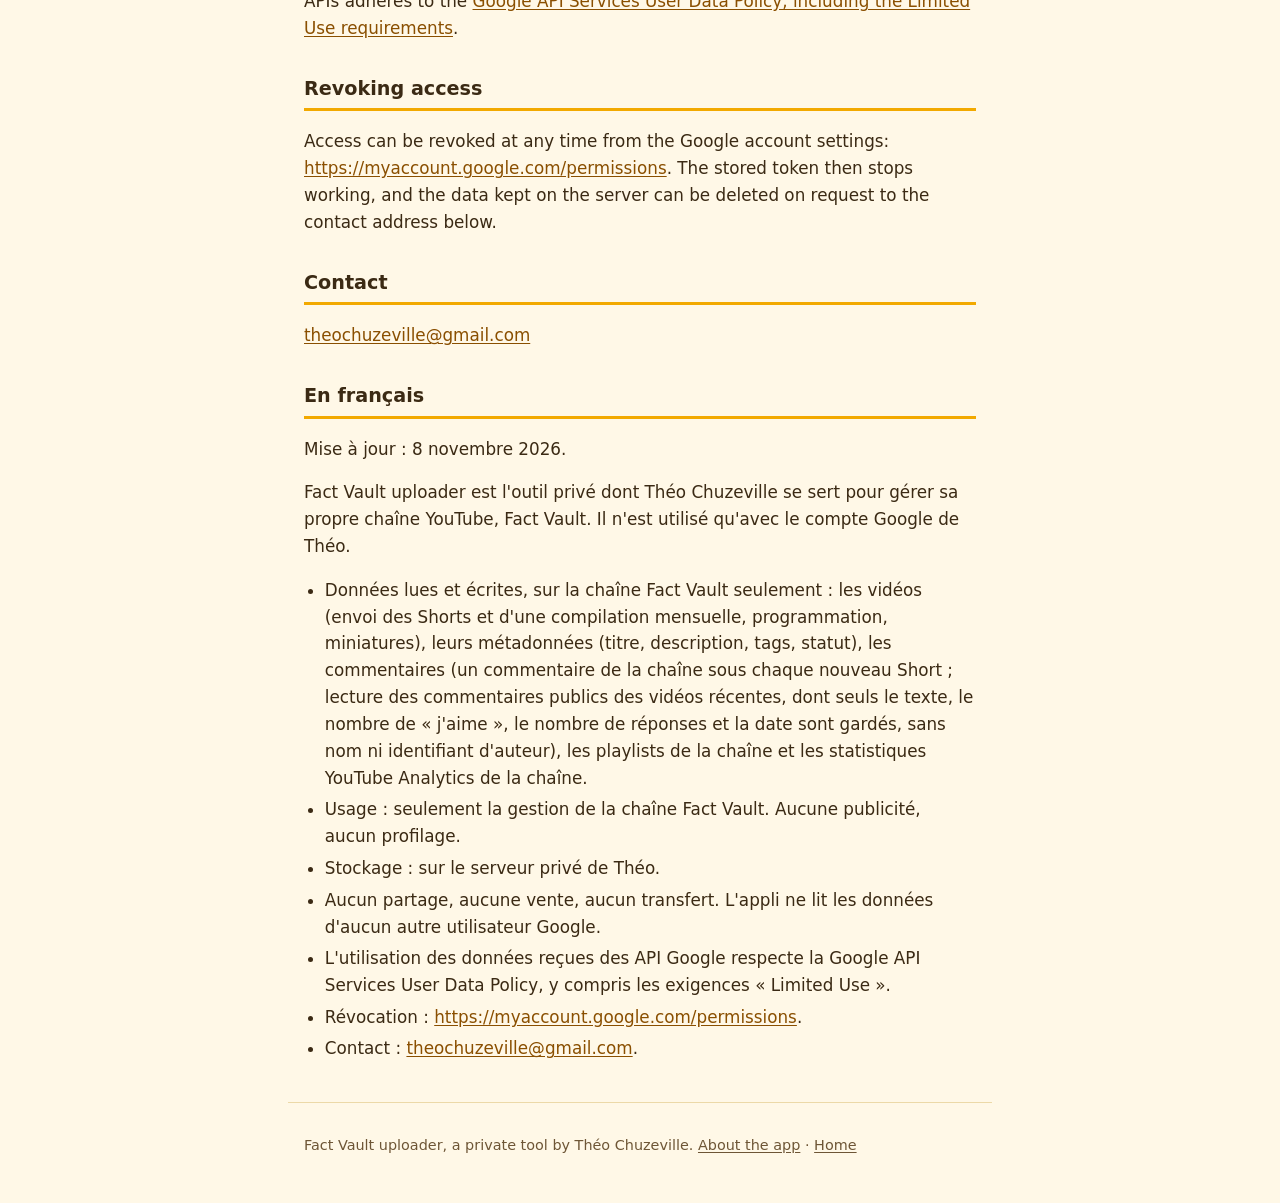
<file: fact-vault/privacy.html>
<!doctype html>
<html lang="en">
<head>
<meta charset="utf-8">
<meta name="viewport" content="width=device-width, initial-scale=1">
<title>Privacy · Fact Vault uploader</title>
<meta name="description" content="Privacy policy of the Fact Vault uploader, the private tool that manages the Fact Vault YouTube channel.">
<link rel="stylesheet" href="../style.css">
</head>
<body>
<nav class="langues"><a href="#fr" hreflang="fr" lang="fr">Français</a></nav>
<header>
  <div>
    <p class="titre"><a href="./">Fact Vault uploader</a></p>
    <p class="sous-titre">Privacy policy</p>
  </div>
</header>
<main>
  <h1>Privacy policy</h1>
  <p>Last updated: November 8, 2026.</p>
  <p>This page covers the Fact Vault uploader, a private tool used by Théo Chuzeville to manage his own YouTube channel, <a href="https://www.youtube.com/channel/UCi5C6-MaWRMk45NpX-LUiBg">Fact Vault</a>. Contact: <a href="mailto:theochuzeville@gmail.com">theochuzeville@gmail.com</a>.</p>

  <div class="encadre">
    <p><strong>In short.</strong> The app is only used with Théo's own Google account, to manage the Fact Vault channel. It does not ask anyone else to sign in, and Google data is never shared or sold.</p>
  </div>

  <h2>Google data the app reads and writes</h2>
  <p>With the permissions granted by the channel owner, the app accesses the following on the Fact Vault channel only:</p>
  <ul>
    <li><strong>Videos:</strong> it uploads the channel's videos (the Shorts and a monthly compilation), schedules them and sets their thumbnails.</li>
    <li><strong>Video metadata:</strong> it sets the title, description and tags of each video it uploads, can change a title later, and reads the privacy and processing status of the channel's videos.</li>
    <li><strong>Comments:</strong> it posts one comment from the channel under each new Short, and reads the public comments left on the channel's recent videos. For those comments it keeps only the text, the like count, the reply count and the date. It does not keep the commenters' names or channel IDs.</li>
    <li><strong>Playlists:</strong> it creates the channel's playlists and adds the channel's videos to them.</li>
    <li><strong>YouTube Analytics statistics:</strong> it reads the channel's aggregate statistics per video (views, watch time, average view duration, likes, comments, subscribers gained).</li>
  </ul>

  <h2>How the data is used</h2>
  <p>The data is used only to manage the Fact Vault channel: publishing its videos, organizing them, and choosing future topics from the statistics. It is not used for advertising, profiling or any other purpose.</p>

  <h2>Where it is stored</h2>
  <p>The authorization token and the data listed above are stored on Théo's private server, which only he can access. Nothing is stored in a third-party database.</p>

  <h2>Sharing</h2>
  <p>Google user data is not shared with, sold to or transferred to anyone. The app does not access or collect the data of any other Google user.</p>

  <h2>Google API Services</h2>
  <p>The Fact Vault uploader's use and transfer of information received from Google APIs adheres to the <a href="https://developers.google.com/terms/api-services-user-data-policy">Google API Services User Data Policy, including the Limited Use requirements</a>.</p>

  <h2>Revoking access</h2>
  <p>Access can be revoked at any time from the Google account settings: <a href="https://myaccount.google.com/permissions">https://myaccount.google.com/permissions</a>. The stored token then stops working, and the data kept on the server can be deleted on request to the contact address below.</p>

  <h2>Contact</h2>
  <p><a href="mailto:theochuzeville@gmail.com">theochuzeville@gmail.com</a></p>

  <h2 id="fr" lang="fr">En français</h2>
  <div lang="fr">
    <p>Mise à jour : 8 novembre 2026.</p>
    <p>Fact Vault uploader est l'outil privé dont Théo Chuzeville se sert pour gérer sa propre chaîne YouTube, Fact Vault. Il n'est utilisé qu'avec le compte Google de Théo.</p>
    <ul>
      <li>Données lues et écrites, sur la chaîne Fact Vault seulement : les vidéos (envoi des Shorts et d'une compilation mensuelle, programmation, miniatures), leurs métadonnées (titre, description, tags, statut), les commentaires (un commentaire de la chaîne sous chaque nouveau Short ; lecture des commentaires publics des vidéos récentes, dont seuls le texte, le nombre de « j'aime », le nombre de réponses et la date sont gardés, sans nom ni identifiant d'auteur), les playlists de la chaîne et les statistiques YouTube Analytics de la chaîne.</li>
      <li>Usage : seulement la gestion de la chaîne Fact Vault. Aucune publicité, aucun profilage.</li>
      <li>Stockage : sur le serveur privé de Théo.</li>
      <li>Aucun partage, aucune vente, aucun transfert. L'appli ne lit les données d'aucun autre utilisateur Google.</li>
      <li>L'utilisation des données reçues des API Google respecte la Google API Services User Data Policy, y compris les exigences « Limited Use ».</li>
      <li>Révocation : <a href="https://myaccount.google.com/permissions">https://myaccount.google.com/permissions</a>.</li>
      <li>Contact : <a href="mailto:theochuzeville@gmail.com">theochuzeville@gmail.com</a>.</li>
    </ul>
  </div>
</main>
<footer>
  <p>Fact Vault uploader, a private tool by Théo Chuzeville. <a href="./">About the app</a> · <a href="../">Home</a></p>
</footer>
</body>
</html>
</file>
<file: style.css>
/* Rempart de Miel : style du site. Aucune ressource externe. */
:root {
  --fond: #fff8e7;
  --carte: #ffffff;
  --texte: #3b2a14;
  --discret: #6e5636;
  --miel: #f2a900;
  --miel-fonce: #a86a00;
  --lien: #8a4f00;
  --bord: #ecd9a8;
  color-scheme: light dark;
}

@media (prefers-color-scheme: dark) {
  :root {
    --fond: #1d1609;
    --carte: #2a2010;
    --texte: #f6ead2;
    --discret: #cbb68f;
    --miel: #f5b82e;
    --miel-fonce: #f5b82e;
    --lien: #ffcb5c;
    --bord: #4a3a1c;
  }
}

* { box-sizing: border-box; }

html { -webkit-text-size-adjust: 100%; }

body {
  margin: 0;
  background: var(--fond);
  color: var(--texte);
  font-family: system-ui, -apple-system, "Segoe UI", Roboto, sans-serif;
  font-size: 1.05rem;
  line-height: 1.6;
}

main, header, footer {
  max-width: 44rem;
  margin: 0 auto;
  padding: 0 1rem;
}

header {
  display: flex;
  align-items: center;
  gap: 0.9rem;
  padding-top: 1.5rem;
}

header img {
  width: 72px;
  height: 72px;
  border-radius: 18px;
  flex: none;
}

header .titre { font-size: 1.6rem; font-weight: 700; margin: 0; line-height: 1.2; }
header .sous-titre { margin: 0.2rem 0 0; color: var(--discret); }

nav.langues {
  max-width: 44rem;
  margin: 0 auto;
  padding: 0.6rem 1rem 0;
  text-align: right;
  font-size: 0.95rem;
}

h1 { font-size: 1.6rem; line-height: 1.25; margin: 1.5rem 0 0.5rem; }
h2 {
  font-size: 1.2rem;
  margin: 2rem 0 0.5rem;
  padding-bottom: 0.25rem;
  border-bottom: 3px solid var(--miel);
}

a { color: var(--lien); text-underline-offset: 2px; }
a:focus-visible { outline: 3px solid var(--miel); outline-offset: 2px; }

.bouton {
  display: inline-block;
  margin: 0.5rem 0;
  padding: 0.7rem 1.2rem;
  border-radius: 999px;
  background: var(--miel);
  color: #2b1d05;
  font-weight: 700;
  text-decoration: none;
}

.bouton.inactif { opacity: 0.6; cursor: default; }

.captures {
  display: flex;
  gap: 0.75rem;
  overflow-x: auto;
  padding: 0.5rem 0 1rem;
  scroll-snap-type: x mandatory;
}

.captures img {
  width: 42%;
  max-width: 216px;
  height: auto;
  flex: none;
  border-radius: 12px;
  border: 2px solid var(--bord);
  scroll-snap-align: start;
}

ul { padding-left: 1.3rem; }
li { margin: 0.3rem 0; }

.encadre {
  background: var(--carte);
  border: 1px solid var(--bord);
  border-left: 5px solid var(--miel);
  border-radius: 8px;
  padding: 0.8rem 1rem;
  margin: 1rem 0;
}

footer {
  margin-top: 2.5rem;
  padding-top: 1rem;
  padding-bottom: 2rem;
  border-top: 1px solid var(--bord);
  color: var(--discret);
  font-size: 0.9rem;
}

footer a { color: var(--discret); }
</file>
